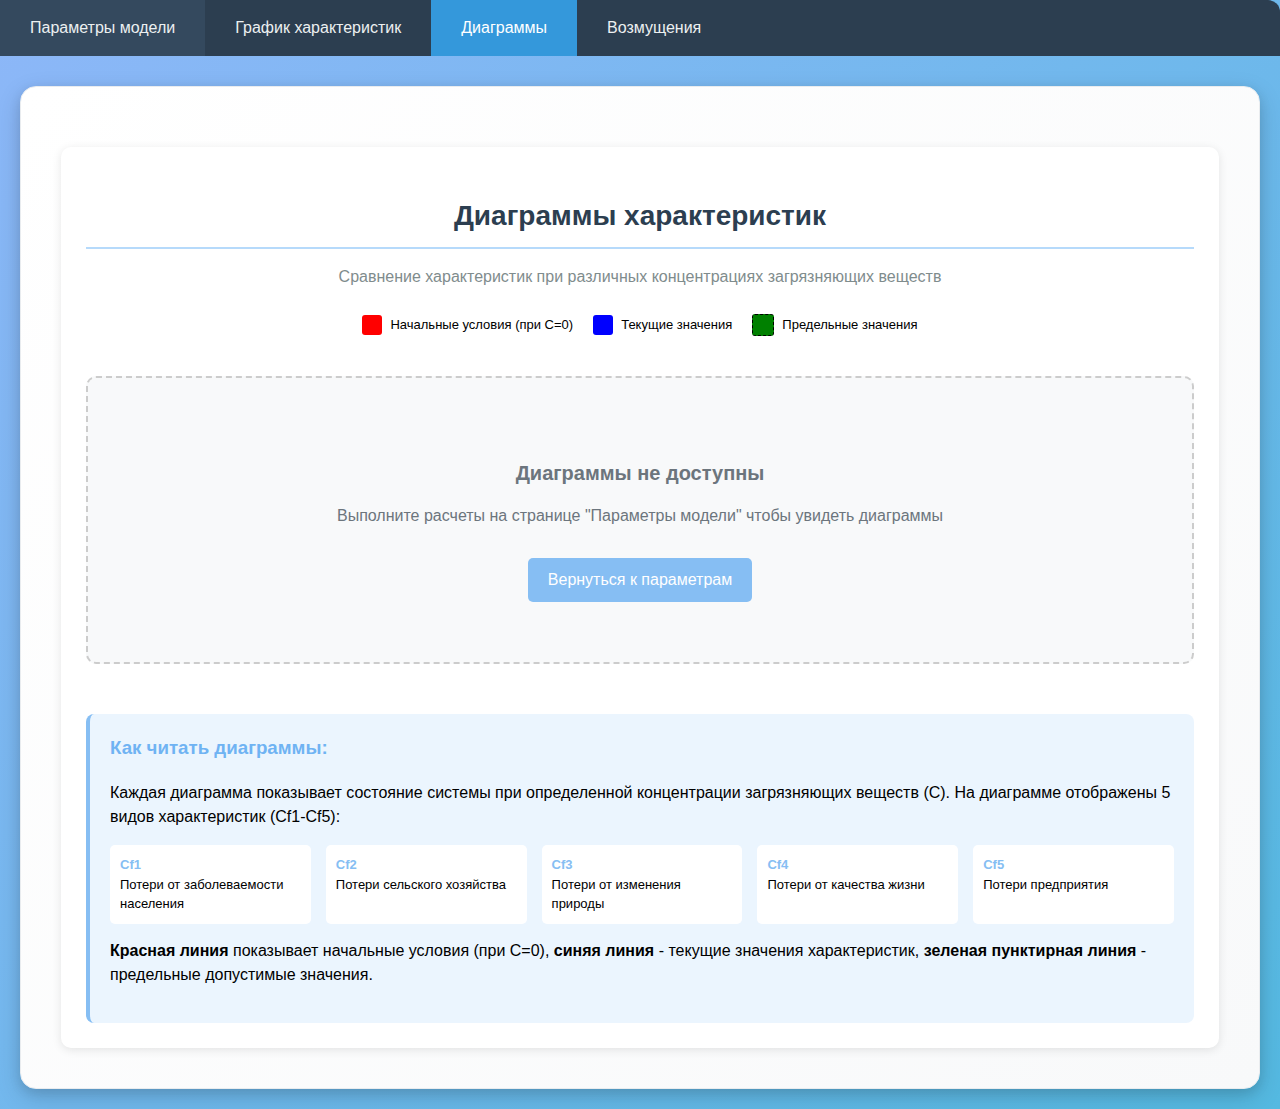
<file: templates/diagrams.html>
<!DOCTYPE html>
<html lang="ru">
<head>
    <meta charset="UTF-8">
    <meta name="viewport" content="width=device-width, initial-scale=1.0">
    <title>Диаграммы характеристик</title>
    <link href="/static/css/style.css" rel="stylesheet">
    <style>
        .diagrams-section {
            background-color: white;
            border-radius: 10px;
            padding: 25px;
            box-shadow: 0 2px 10px rgba(0,0,0,0.1);
            margin-top: 20px;
        }
        
        .page-title {
            color: #2c3e50;
            margin-bottom: 10px;
            border-bottom: 2px solid rgb(182, 218, 251);
            padding-bottom: 10px;
        }
        
        .page-subtitle {
            color: #7f8c8d;
            margin-bottom: 25px;
            font-size: 16px;
        }
        
        .diagrams-grid {
            display: grid;
            grid-template-columns: repeat(auto-fill, minmax(500px, 1fr));
            gap: 25px;
            margin-top: 20px;
        }
        
        .diagram-item {
            background-color: white;
            padding: 20px;
            border-radius: 8px;
            box-shadow: 0 2px 8px rgba(0,0,0,0.08);
            border-top: 4px solid rgb(182, 218, 251);
            transition: transform 0.3s ease;
        }
        
        .diagram-item:hover {
            transform: translateY(-5px);
            box-shadow: 0 5px 15px rgba(0,0,0,0.1);
        }
        
        .diagram-item h3 {
            color: #2c3e50;
            margin-top: 0;
            padding-bottom: 10px;
            border-bottom: 1px solid #eee;
        }
        
        .diagram-description {
            color: #666;
            font-size: 14px;
            margin-bottom: 15px;
            min-height: 40px;
        }
        
        .image-container {
            text-align: center;
            margin: 15px 0;
            padding: 15px;
            background-color: #f8f9fa;
            border-radius: 8px;
            min-height: 400px;
            display: flex;
            align-items: center;
            justify-content: center;
        }
        
        .diagram-img {
            max-width: 100%;
            max-height: 350px;
            border: 1px solid #ddd;
            border-radius: 5px;
            box-shadow: 0 2px 5px rgba(0,0,0,0.05);
        }
        
        .no-data-message {
            grid-column: 1 / -1;
            text-align: center;
            padding: 60px 40px;
            background-color: #f8f9fa;
            border-radius: 10px;
            border: 2px dashed #ccc;
        }
        
        .no-data-message h3 {
            color: #6c757d;
            margin-bottom: 15px;
        }
        
        .no-data-message p {
            color: #6c757d;
            margin-bottom: 20px;
            font-size: 16px;
        }
        
        .btn-back {
            background-color: rgb(134, 190, 243);
            color: white;
            padding: 10px 20px;
            border: none;
            border-radius: 5px;
            text-decoration: none;
            display: inline-block;
            margin-top: 10px;
        }
        
        .btn-back:hover {
            background-color: rgb(134, 190, 243);
        }
        
        .legend-info {
            display: flex;
            justify-content: center;
            gap: 20px;
            margin-top: 15px;
            flex-wrap: wrap;
        }
        
        .legend-item {
            display: flex;
            align-items: center;
            font-size: 13px;
        }
        
        .legend-color {
            width: 20px;
            height: 20px;
            margin-right: 8px;
            border-radius: 3px;
        }
        
        .diagram-explanation {
            margin-top: 30px;
            padding: 20px;
            background-color: rgba(213, 233, 253, 0.47);
            border-radius: 8px;
            border-left: 4px solid rgb(134, 190, 243);
        }
        
        .diagram-explanation h3 {
            margin-top: 0;
            color: rgb(111, 179, 243);
        }
        
        .variable-info {
            display: grid;
            grid-template-columns: repeat(auto-fill, minmax(200px, 1fr));
            gap: 15px;
            margin-top: 15px;
        }
        
        .variable-info-item {
            background-color: white;
            padding: 10px;
            border-radius: 5px;
            font-size: 13px;
        }
        
        .var-name {
            font-weight: bold;
            color:rgb(134, 190, 243);
        }
        
        @media (max-width: 1200px) {
            .diagrams-grid {
                grid-template-columns: repeat(auto-fill, minmax(400px, 1fr));
            }
        }
        
        @media (max-width: 768px) {
            .diagrams-grid {
                grid-template-columns: 1fr;
            }
            
            .diagram-item {
                padding: 15px;
            }
        }
    </style>
</head>
<body>
<div>
    <header>
        <ul class="nav-tabs">
            <li class="nav-item">
                <a class="nav-link" href="/">Параметры модели</a>
            </li>
            <li class="nav-item">
                <a class="nav-link" href="/graphic">График характеристик</a>
            </li>
            <li class="nav-item">
                <a class="nav-link active" href="/diagrams">Диаграммы</a>
            </li>
            <li class="nav-item">
                <a class="nav-link" href="/facks">Возмущения</a>
            </li>
        </ul>
    </header>

    <div class="all">
        <div class="container">
            <div class="diagrams-section">
                <h2 class="page-title">Диаграммы характеристик</h2>
                <p class="page-subtitle">Сравнение характеристик при различных концентрациях загрязняющих веществ</p>
                
                <div class="legend-info">
                    <div class="legend-item">
                        <div class="legend-color" style="background-color: red;"></div>
                        <span>Начальные условия (при C=0)</span>
                    </div>
                    <div class="legend-item">
                        <div class="legend-color" style="background-color: blue;"></div>
                        <span>Текущие значения</span>
                    </div>
                    <div class="legend-item">
                        <div class="legend-color" style="background-color: green; border: 1px dashed #000;"></div>
                        <span>Предельные значения</span>
                    </div>
                </div>
                
                <div class="diagrams-grid" id="diagrams-grid">
                    <!-- Diagram 1: C = 0 -->
                    <div class="diagram-item">
                        <h3>C = 0</h3>
                        <div class="image-container">
                            <img src="/static/images/diagram_eco.png" class="diagram-img" 
                                 onerror="this.style.display='none'" id="diagram1">
                        </div>
                    </div>
                    
                    <!-- Diagram 2: C = 0,1667 -->
                    <div class="diagram-item">
                        <h3>C = 0,1667</h3>
                        <div class="image-container">
                            <img src="/static/images/diagram_eco2.png" class="diagram-img" 
                                 onerror="this.style.display='none'" id="diagram2">
                        </div>
                    </div>
                    
                    <!-- Diagram 3: C = 0,3333 -->
                    <div class="diagram-item">
                        <h3>C = 0,3333</h3>
                        <div class="image-container">
                            <img src="/static/images/diagram_eco3.png" class="diagram-img" 
                                 onerror="this.style.display='none'" id="diagram3">
                        </div>
                    </div>
                    
                    <!-- Diagram 4: C = 0,5 -->
                    <div class="diagram-item">
                        <h3>C = 0,5</h3>
                        <div class="image-container">
                            <img src="/static/images/diagram_eco4.png" class="diagram-img" 
                                 onerror="this.style.display='none'" id="diagram4">
                        </div>
                    </div>
                    
                    <!-- Diagram 5: C = 0,6667 -->
                    <div class="diagram-item">
                        <h3>C = 0,6667</h3>
                        <div class="image-container">
                            <img src="/static/images/diagram_eco5.png" class="diagram-img" 
                                 onerror="this.style.display='none'" id="diagram5">
                        </div>
                    </div>
                    
                    <!-- Diagram 6: C = 1 -->
                    <div class="diagram-item">
                        <h3>C = 1</h3>
                        <div class="image-container">
                            <img src="/static/images/diagram_eco6.png" class="diagram-img" 
                                 onerror="this.style.display='none'" id="diagram6">
                        </div>
                    </div>
                </div>
                
                <div class="diagram-explanation">
                    <h3>Как читать диаграммы:</h3>
                    <p>Каждая диаграмма показывает состояние системы при определенной концентрации загрязняющих веществ (C). На диаграмме отображены 5 видов характеристик (Cf1-Cf5):</p>
                    
                    <div class="variable-info">
                        <div class="variable-info-item">
                            <div class="var-name">Cf1</div>
                            <div>Потери от заболеваемости населения</div>
                        </div>
                        <div class="variable-info-item">
                            <div class="var-name">Cf2</div>
                            <div>Потери сельского хозяйства</div>
                        </div>
                        <div class="variable-info-item">
                            <div class="var-name">Cf3</div>
                            <div>Потери от изменения природы</div>
                        </div>
                        <div class="variable-info-item">
                            <div class="var-name">Cf4</div>
                            <div>Потери от качества жизни</div>
                        </div>
                        <div class="variable-info-item">
                            <div class="var-name">Cf5</div>
                            <div>Потери предприятия</div>
                        </div>
                    </div>
                    
                    <p style="margin-top: 15px;"><strong>Красная линия</strong> показывает начальные условия (при C=0), <strong>синяя линия</strong> - текущие значения характеристик, <strong>зеленая пунктирная линия</strong> - предельные допустимые значения.</p>
                    
                </div>
            </div>
        </div>
    </div>
</div>
<script src="/static/js/diagramsChecker.js"></script>
</body>
</html>
</file>
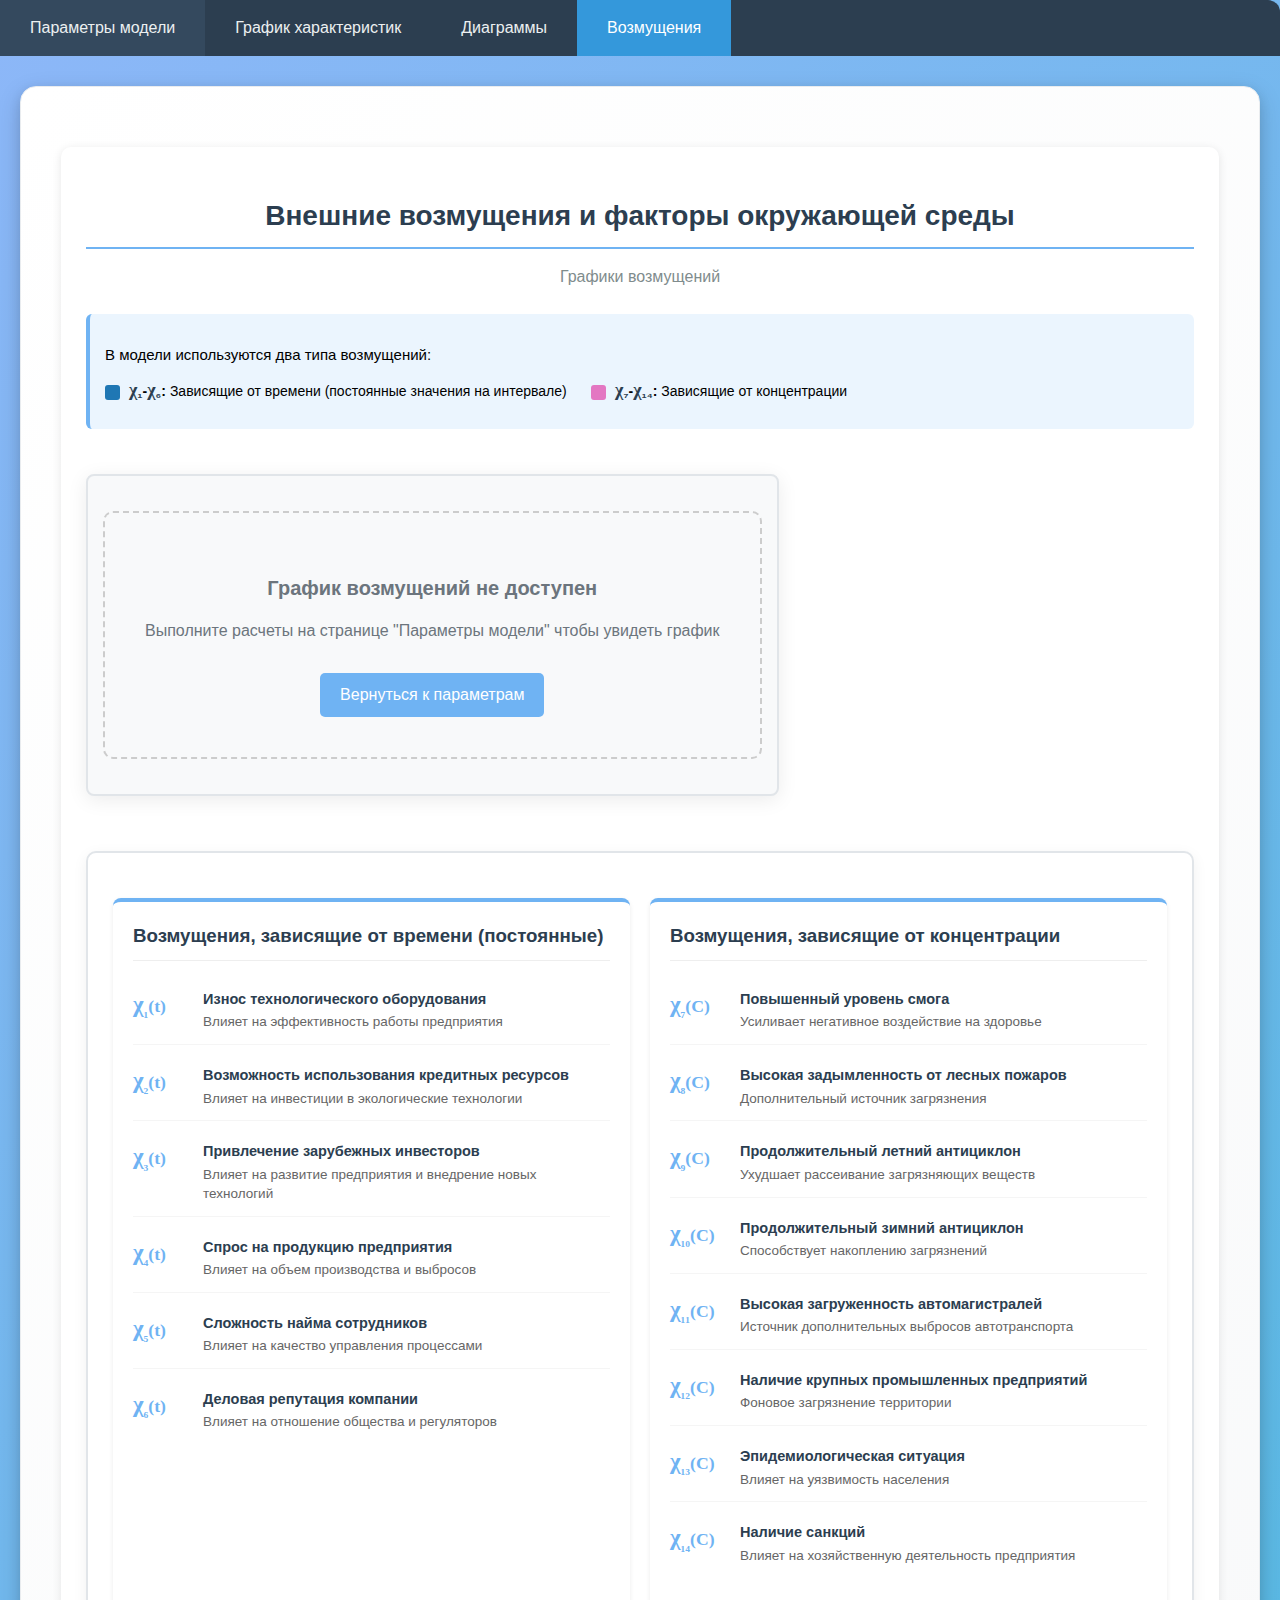
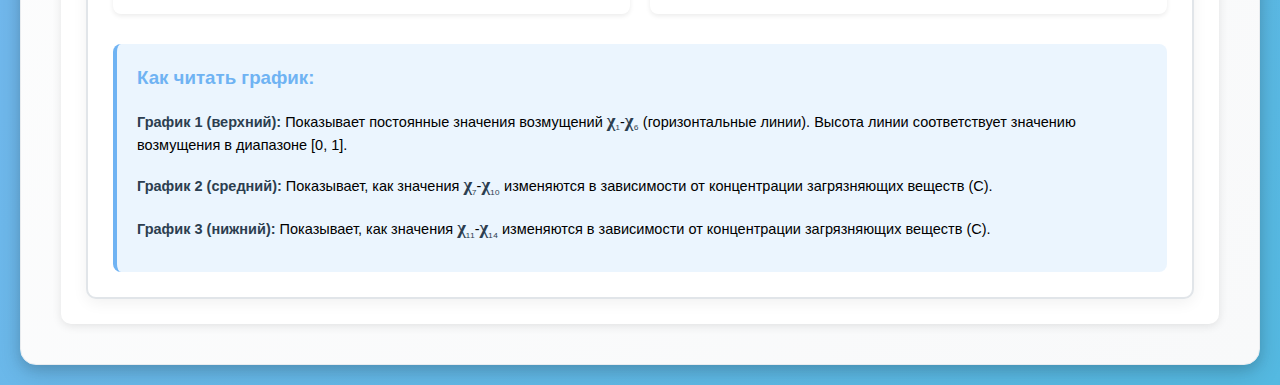
<file: templates/facks.html>
<!DOCTYPE html>
<html lang="ru">
<head>
    <meta charset="UTF-8">
    <meta name="viewport" content="width=device-width, initial-scale=1.0">
    <title>Внешние возмущения системы</title>
    <link href="/static/css/style.css" rel="stylesheet">
    <style>
        .chi-symbol {
            font-size: 1.3em;
            font-weight: bold;
            font-family: 'Times New Roman', serif;
            color: rgb(111, 179, 243); /* Голубой цвет для символов в списках */
        }
        
        .chi-symbol-black {
            font-size: 1.3em;
            font-weight: bold;
            font-family: 'Times New Roman', serif;
            color: #2c3e50; /* Черный цвет для символов в легенде */
        }
        
        .disturbances-section {
            background-color: white;
            border-radius: 10px;
            padding: 25px;
            box-shadow: 0 2px 10px rgba(0,0,0,0.1);
            margin-top: 20px;
        }
        
        .page-title {
            color: #2c3e50;
            margin-bottom: 10px;
            border-bottom: 2px solid rgb(111, 179, 243);
            padding-bottom: 10px;
        }
        
        .page-subtitle {
            color: #7f8c8d;
            margin-bottom: 25px;
            font-size: 16px;
        }
        
        .graphic-img {
            max-width: 100%;
            height: auto;
            border: 1px solid #ddd;
            border-radius: 5px;
            box-shadow: 0 2px 8px rgba(0,0,0,0.1);
        }
        
        .image-container {
            text-align: center;
            margin: 25px 0;
            padding: 15px;
            background-color: #f8f9fa;
            border-radius: 8px;
        }
        
        .disturbances-info {
            margin-top: 30px;
        }
        
        .disturbances-grid {
            display: grid;
            grid-template-columns: repeat(auto-fill, minmax(350px, 1fr));
            gap: 20px;
            margin-top: 20px;
        }
        
        .disturbance-type {
            background-color: white;
            padding: 20px;
            border-radius: 8px;
            box-shadow: 0 2px 5px rgba(0,0,0,0.08);
            border-top: 4px solid rgb(111, 179, 243);
        }
        
        .disturbance-type h3 {
            color: #2c3e50;
            margin-top: 0;
            padding-bottom: 10px;
            border-bottom: 1px solid #eee;
        }
        
        .disturbance-list {
            list-style-type: none;
            padding-left: 0;
        }
        
        .disturbance-list li {
            padding: 12px 0;
            border-bottom: 1px solid #f5f5f5;
            display: flex;
            align-items: flex-start;
        }
        
        .disturbance-list li:last-child {
            border-bottom: none;
        }
        
        .disturbance-symbol {
            font-weight: bold;
            color: rgb(111, 179, 243); /* Голубой цвет */
            min-width: 70px;
            font-family: 'Times New Roman', serif;
            font-size: 1.1em;
            line-height: 1.4;
        }
        
        .disturbance-desc {
            flex: 1;
            line-height: 1.4;
        }
        
        .disturbance-desc strong {
            color: #2c3e50;
            font-size: 14.5px;
            display: block;
            margin-bottom: 4px;
        }
        
        .disturbance-desc br + span {
            color: #666;
            font-size: 13.5px;
            display: block;
            margin-top: 2px;
        }
        
        .no-data-message {
            text-align: center;
            padding: 40px;
            background-color: #f8f9fa;
            border-radius: 10px;
            border: 2px dashed #ccc;
        }
        
        .no-data-message h3 {
            color: #6c757d;
            margin-bottom: 15px;
        }
        
        .no-data-message p {
            color: #6c757d;
            margin-bottom: 20px;
        }
        
        .btn-back {
            background-color: rgb(111, 179, 243);
            color: white;
            padding: 10px 20px;
            border: none;
            border-radius: 5px;
            text-decoration: none;
            display: inline-block;
            margin-top: 10px;
        }
        
        .btn-back:hover {
            background-color: rgb(111, 179, 243);
        }
        
        .info-box {
            background-color: rgba(213, 233, 253, 0.47);
            padding: 15px;
            border-radius: 6px;
            margin: 20px 0;
            border-left: 4px solid rgb(111, 179, 243);
        }
        
        .legend-item {
            display: inline-block;
            margin-right: 20px;
            margin-bottom: 10px;
            font-size: 14px;
        }
        
        .legend-color {
            display: inline-block;
            width: 15px;
            height: 15px;
            margin-right: 5px;
            vertical-align: middle;
            border-radius: 3px;
        }
        
        .graphics-explanation {
            display: grid;
            grid-template-columns: repeat(auto-fit, minmax(300px, 1fr));
            gap: 20px;
            margin-top: 20px;
        }
        
        .graphic-explanation-box {
            background-color: white;
            padding: 20px;
            border-radius: 8px;
            box-shadow: 0 2px 5px rgba(0,0,0,0.05);
            border-top: 4px solid;
        }
        
        .graphic-explanation-box h4 {
            margin-top: 0;
            color: #2c3e50;
        }
        
        .graphic-1 { border-top-color: #1f77b4; }
        .graphic-2 { border-top-color: #e377c2; }
        .graphic-3 { border-top-color: #ff1493; }
        
        .chi-index {
            font-size: 0.9em;
            position: relative;
            bottom: -0.2em;
            color: rgb(111, 179, 243); /* Голубой цвет для индексов в списках */
        }
        
        .chi-index-black {
            font-size: 0.9em;
            position: relative;
            bottom: -0.2em;
            color: #2c3e50; /* Черный цвет для индексов в легенде */
        }
        
        .info-box p {
            font-size: 15px;
            margin-bottom: 10px;
        }
        
        .explanation-text p {
            font-size: 14.5px;
            line-height: 1.5;
            margin-bottom: 10px;
        }
        
        .explanation-text strong {
            color: #2c3e50;
        }
        
        .disturbance-text {
            color: #666;
            font-size: 13.5px;
            margin-top: 3px;
            display: block;
        }
    </style>
</head>
<body>
<div>
    <header>
        <ul class="nav-tabs">
            <li class="nav-item">
                <a class="nav-link" href="/">Параметры модели</a>
            </li>
            <li class="nav-item">
                <a class="nav-link" href="/graphic">График характеристик</a>
            </li>
            <li class="nav-item">
                <a class="nav-link" href="/diagrams">Диаграммы</a>
            </li>
            <li class="nav-item">
                <a class="nav-link active" href="/facks">Возмущения</a>
            </li>
        </ul>
    </header>

    <div class="all">
        <div class="container">
            <div class="disturbances-section">
                <h2 class="page-title">Внешние возмущения и факторы окружающей среды</h2>
                <p class="page-subtitle">Графики возмущений</p>
                
                <div class="info-box">
                    <p>В модели используются два типа возмущений:</p>
                    <div style="margin-top: 10px;">
                        <div class="legend-item">
                            <span class="legend-color" style="background-color: #1f77b4;"></span>
                            <span><strong><span class="chi-symbol-black">χ</span><span class="chi-index-black">₁</span>-<span class="chi-symbol-black">χ</span><span class="chi-index-black">₆</span>:</strong> Зависящие от времени (постоянные значения на интервале)</span>
                        </div>
                        <div class="legend-item">
                            <span class="legend-color" style="background-color: #e377c2;"></span>
                            <span><strong><span class="chi-symbol-black">χ</span><span class="chi-index-black">₇</span>-<span class="chi-symbol-black">χ</span><span class="chi-index-black">₁₄</span>:</strong> Зависящие от концентрации</span>
                        </div>
                    </div>
                </div>
                
                <div class="image-container" id="disturbances-container">
                    <img src="/static/images/disturbances_eco.png" id="disturbances-image" class="graphic-img"
                         onerror="this.style.display='none'">
                </div>
                
                <div class="disturbances-info">
                    <div class="disturbances-grid">
                        <div class="disturbance-type">
                            <h3>Возмущения, зависящие от времени (постоянные)</h3>
                            <ul class="disturbance-list">
                                <li>
                                    <div class="disturbance-symbol">
                                        <span class="chi-symbol">χ</span><span class="chi-index">₁</span>(t)
                                    </div>
                                    <div class="disturbance-desc">
                                        <strong>Износ технологического оборудования</strong>
                                        <span class="disturbance-text">Влияет на эффективность работы предприятия</span>
                                    </div>
                                </li>
                                <li>
                                    <div class="disturbance-symbol">
                                        <span class="chi-symbol">χ</span><span class="chi-index">₂</span>(t)
                                    </div>
                                    <div class="disturbance-desc">
                                        <strong>Возможность использования кредитных ресурсов</strong>
                                        <span class="disturbance-text">Влияет на инвестиции в экологические технологии</span>
                                    </div>
                                </li>
                                <li>
                                    <div class="disturbance-symbol">
                                        <span class="chi-symbol">χ</span><span class="chi-index">₃</span>(t)
                                    </div>
                                    <div class="disturbance-desc">
                                        <strong>Привлечение зарубежных инвесторов</strong>
                                        <span class="disturbance-text">Влияет на развитие предприятия и внедрение новых технологий</span>
                                    </div>
                                </li>
                                <li>
                                    <div class="disturbance-symbol">
                                        <span class="chi-symbol">χ</span><span class="chi-index">₄</span>(t)
                                    </div>
                                    <div class="disturbance-desc">
                                        <strong>Спрос на продукцию предприятия</strong>
                                        <span class="disturbance-text">Влияет на объем производства и выбросов</span>
                                    </div>
                                </li>
                                <li>
                                    <div class="disturbance-symbol">
                                        <span class="chi-symbol">χ</span><span class="chi-index">₅</span>(t)
                                    </div>
                                    <div class="disturbance-desc">
                                        <strong>Сложность найма сотрудников</strong>
                                        <span class="disturbance-text">Влияет на качество управления процессами</span>
                                    </div>
                                </li>
                                <li>
                                    <div class="disturbance-symbol">
                                        <span class="chi-symbol">χ</span><span class="chi-index">₆</span>(t)
                                    </div>
                                    <div class="disturbance-desc">
                                        <strong>Деловая репутация компании</strong>
                                        <span class="disturbance-text">Влияет на отношение общества и регуляторов</span>
                                    </div>
                                </li>
                            </ul>
                        </div>
                        
                        <div class="disturbance-type">
                            <h3>Возмущения, зависящие от концентрации</h3>
                            <ul class="disturbance-list">
                                <li>
                                    <div class="disturbance-symbol">
                                        <span class="chi-symbol">χ</span><span class="chi-index">₇</span>(C)
                                    </div>
                                    <div class="disturbance-desc">
                                        <strong>Повышенный уровень смога</strong>
                                        <span class="disturbance-text">Усиливает негативное воздействие на здоровье</span>
                                    </div>
                                </li>
                                <li>
                                    <div class="disturbance-symbol">
                                        <span class="chi-symbol">χ</span><span class="chi-index">₈</span>(C)
                                    </div>
                                    <div class="disturbance-desc">
                                        <strong>Высокая задымленность от лесных пожаров</strong>
                                        <span class="disturbance-text">Дополнительный источник загрязнения</span>
                                    </div>
                                </li>
                                <li>
                                    <div class="disturbance-symbol">
                                        <span class="chi-symbol">χ</span><span class="chi-index">₉</span>(C)
                                    </div>
                                    <div class="disturbance-desc">
                                        <strong>Продолжительный летний антициклон</strong>
                                        <span class="disturbance-text">Ухудшает рассеивание загрязняющих веществ</span>
                                    </div>
                                </li>
                                <li>
                                    <div class="disturbance-symbol">
                                        <span class="chi-symbol">χ</span><span class="chi-index">₁₀</span>(C)
                                    </div>
                                    <div class="disturbance-desc">
                                        <strong>Продолжительный зимний антициклон</strong>
                                        <span class="disturbance-text">Способствует накоплению загрязнений</span>
                                    </div>
                                </li>
                                <li>
                                    <div class="disturbance-symbol">
                                        <span class="chi-symbol">χ</span><span class="chi-index">₁₁</span>(C)
                                    </div>
                                    <div class="disturbance-desc">
                                        <strong>Высокая загруженность автомагистралей</strong>
                                        <span class="disturbance-text">Источник дополнительных выбросов автотранспорта</span>
                                    </div>
                                </li>
                                <li>
                                    <div class="disturbance-symbol">
                                        <span class="chi-symbol">χ</span><span class="chi-index">₁₂</span>(C)
                                    </div>
                                    <div class="disturbance-desc">
                                        <strong>Наличие крупных промышленных предприятий</strong>
                                        <span class="disturbance-text">Фоновое загрязнение территории</span>
                                    </div>
                                </li>
                                <li>
                                    <div class="disturbance-symbol">
                                        <span class="chi-symbol">χ</span><span class="chi-index">₁₃</span>(C)
                                    </div>
                                    <div class="disturbance-desc">
                                        <strong>Эпидемиологическая ситуация</strong>
                                        <span class="disturbance-text">Влияет на уязвимость населения</span>
                                    </div>
                                </li>
                                <li>
                                    <div class="disturbance-symbol">
                                        <span class="chi-symbol">χ</span><span class="chi-index">₁₄</span>(C)
                                    </div>
                                    <div class="disturbance-desc">
                                        <strong>Наличие санкций</strong>
                                        <span class="disturbance-text">Влияет на хозяйственную деятельность предприятия</span>
                                    </div>
                                </li>
                            </ul>
                        </div>
                    </div>
                    
                    <div class="explanation-text" style="margin-top: 30px; padding: 20px; background-color: rgba(213, 233, 253, 0.47); border-radius: 8px; border-left: 4px solid rgb(111, 179, 243);">
                        <h3 style="margin-top: 0; color:rgb(111, 179, 243);">Как читать график:</h3>
                        <p><strong>График 1 (верхний):</strong> Показывает постоянные значения возмущений <span class="chi-symbol-black">χ</span><span class="chi-index-black">₁</span>-<span class="chi-symbol-black">χ</span><span class="chi-index-black">₆</span> (горизонтальные линии). Высота линии соответствует значению возмущения в диапазоне [0, 1].</p>
                        <p><strong>График 2 (средний):</strong> Показывает, как значения <span class="chi-symbol-black">χ</span><span class="chi-index-black">₇</span>-<span class="chi-symbol-black">χ</span><span class="chi-index-black">₁₀</span> изменяются в зависимости от концентрации загрязняющих веществ (C).</p>
                        <p><strong>График 3 (нижний):</strong> Показывает, как значения <span class="chi-symbol-black">χ</span><span class="chi-index-black">₁₁</span>-<span class="chi-symbol-black">χ</span><span class="chi-index-black">₁₄</span> изменяются в зависимости от концентрации загрязняющих веществ (C).</p>
                    </div>
                </div>
            </div>
        </div>
    </div>
</div>
<script src="/static/js/disturbancesChecker.js"></script>
</body>
</html>
</file>
<file: static/css/style.css>
/* style.css */
.all {
    background: linear-gradient(135deg, #ffffff 0%, #f8f9fa 100%);
    border-radius: 16px;
    margin: 20px;
    padding: 40px;
    box-shadow: 
        0 8px 25px rgba(0, 0, 0, 0.15),
        0 4px 12px rgba(0, 0, 0, 0.1);
    border: 1px solid #e9ecef;
}

.container {
    max-width: 1400px; 
    margin: 0 auto;
    padding: 0;
}

body {
    font-family: Arial, sans-serif;
    margin: 0;
    padding: 0;
    background: linear-gradient(135deg, #8db7f8 0%, #54b9e1 100%);
    line-height: 1.5; 
    min-height: 100vh;
}

.nav-tabs {
    background-color: #2c3e50;
    padding: 0;
    display: flex;
    list-style: none;
    margin: 0 0 30px 0; 
    border-radius: 12px 12px 0 0;
}

.nav-item {
    margin: 0;
}

.nav-link {
    color: #ecf0f1;
    border: none;
    padding: 16px 30px; 
    text-decoration: none;
    display: block;
    font-size: 16px; 
    font-weight: 500;
    transition: background-color 0.3s ease;
}

.nav-link.active {
    background-color: #3498db;
    color: white;
}

.nav-link:hover {
    background-color: #34495e;
}


.container-scroll {
    max-height: 400px; 
    overflow-y: auto;
    border: 2px solid #e1e5e9; 
    border-radius: 12px;
    padding: 25px; 
    background-color: white;
    box-shadow: 0 4px 15px rgba(0, 0, 0, 0.08);
}

.scroll-1 {
    max-height: 400px;
}

.scroll-2 {
    max-height: 400px;
}


.block-function {
    background-color: white;
    border: 2px solid #e9ecef; 
    border-radius: 10px; 
    padding: 15px 20px; 
    margin-bottom: 15px; 
    font-size: 18px; 
    transition: all 0.3s ease;
    box-shadow: 0 2px 8px rgba(0, 0, 0, 0.05);
}

.block-function:hover {
    border-color: #3498db;
    box-shadow: 0 4px 20px rgba(52, 152, 219, 0.15);
    transform: translateY(-2px);
}

.border-function {
    border-left: 6px solid #3498db; 
    background: linear-gradient(90deg, #f8f9ff 0%, #ffffff 100%);
}


.control-panel {
    background: white;
    padding-bottom: 35px; 
    border-radius: 12px;
    border: 2px solid #e1e5e9;
    text-align: center;
    box-shadow: 0 4px 20px rgba(0, 0, 0, 0.08);
}

.control-panel-light {
    background-color: #f9f9f9;
    border: 1px solid #e0e0e0;
    border-radius: 8px;
    padding: 12px 16px;
    font-size: 14px;
    box-shadow: 0 1px 3px rgba(0,0,0,0.1);
}

.control-buttons {
    display: flex;
    align-items: center;
    justify-content: center;
    gap: 25px;
    flex-wrap: wrap;
}

.status-line {
    display: flex;
    align-items: center;
    gap: 8px;
}

.status-line span {
    font-weight: 500;
    min-width: 60px;
}

.status-line input {
    width: 120px;
    padding: 4px 8px;
    border: 1px solid #ccc;
    border-radius: 4px;
    background-color: #fff;
    font-size: 13px;
}

.button-group {
    display: flex;
    gap: 10px;
}

.btn-calculate,
.btn-refresh {
    padding: 6px 12px;
    border: none;
    border-radius: 4px;
    font-size: 13px;
    cursor: pointer;
    transition: background-color 0.2s;
}

.btn-calculate {
    background-color: #007bff;
    color: white;
}

.btn-calculate:hover {
    background-color: #0056b3;
}

.btn-refresh {
    background-color: #6c757d;
    color: white;
}

.btn-refresh:hover {
    background-color: #545b62;
}

button {
    background: linear-gradient(135deg, #3498db 0%, #2980b9 100%);
    color: white;
    border: none;
    padding: 12px 24px; 
    border-radius: 8px; 
    cursor: pointer;
    font-size: 16px;
    font-weight: 500;
    transition: all 0.3s ease;
    box-shadow: 0 4px 12px rgba(52, 152, 219, 0.25);
}

button:hover {
    transform: translateY(-2px);
    box-shadow: 0 6px 20px rgba(52, 152, 219, 0.4);
}

#status-input {
    background-color: #f8f9fa;
    border: 2px solid #e1e5e9;
    padding: 10px 16px;
    border-radius: 8px;
    width: 140px;
    font-size: 15px; 
    font-weight: 500;
}


h5 {
    color: #2c3e50;
    margin-bottom: 20px;
    font-weight: 700; 
    font-size: 20px; 
    text-align: center;
    letter-spacing: 0.5px; 
}


.initial-conditions input[type="text"] {
    font-size: 16px;
    padding: 6px 8px; 
    width: 35px; 
    height: 25px; 
    margin: 0 3px;
    border: 2px solid #d1d9e6; 
    border-radius: 6px;
}

.equation-input {
    border: 2px solid #d1d9e6;
    border-radius: 6px;
    padding: 4px 6px;
    margin: 0 2px;
    width: 38px; 
    text-align: center;
    font-size: 15px; 
    height: 26px; 
}

.faks-input {
    border: 2px solid #d1d9e6;
    border-radius: 6px;
    padding: 4px 6px;
    margin: 0 2px;
    width: 40px; 
    text-align: center;
    font-size: 15px; 
    height: 26px;
}


.initial-conditions .block-function {
    font-size: 16px; 
    padding: 18px 20px; 
}

.initial-conditions .param-label {
    font-size: 18px; 
    font-weight: 500; 
}

.initial-conditions .restriction-row {
    font-size: 18px; 
    font-weight: 500;
}

.center-row {
    display: flex;
    justify-content: center;
    margin-bottom: 35px; 
}

.centered-section {
    width: 75%; 
    max-width: 900px;
}

.control-row {
    display: flex;
    justify-content: center;
    margin-bottom: 0;
}

.control-section {
    width: 75%; 
    max-width: 900px;
}


.top-row {
    display: grid;
    grid-template-columns: 1fr 1fr;
    gap: 30px; 
    margin-bottom: 35px;
}

.compact-initial-container {
    margin-top: 20px;
    width: 100%;
}

.compact-initial-header {
    display: flex;
    justify-content: space-between;
    background-color: #f0f0f0;
    font-weight: bold;
    padding: 8px 0;
    margin-bottom: 8px;
    border-radius: 6px;
}

.compact-initial-header .label-col {
    flex: 2;
    padding-left: 10px;
}

.compact-initial-header .value-col,
.compact-initial-header .limit-col {
    flex: 1;
    text-align: center;
}

.compact-initial-row {
    display: flex;
    align-items: center;
    padding: 4px 0;
    border-bottom: 1px solid #eee;
}

.compact-initial-row .label-col {
    flex: 2;
    display: flex;
    align-items: center;
    gap: 10px;
    padding-left: 10px;
}

.compact-initial-row .value-col,
.compact-initial-row .limit-col {
    flex: 1;
    display: flex;
    justify-content: center;
}

.compact-initial-row input {
    width: 60px;
    padding: 4px;
    text-align: center;
    font-size: 14px;
    border: 1px solid #ddd;
    border-radius: 4px;
}

.characteristics-container {
    flex: 1;
    overflow-y: auto;
    padding: 5px;
    border: 1px solid #ccc;
    background-color: #fff;
    border-radius: 8px;
}

.equations-container {
    flex: 1;
    overflow-y: auto;
    overflow-x: auto; 
    padding: 5px;
    border: 1px solid #ccc;
    background-color: #fff;
    border-radius: 8px;
}

@media (max-width: 768px) {
    .all {
        margin: 15px;
        padding: 25px;
    }
    
    .top-row {
        grid-template-columns: 1fr;
        gap: 25px;
    }
    
    .centered-section,
    .control-section {
        width: 100%;
        max-width: 100%;
    }
    
    .nav-link {
        padding: 12px 20px;
        font-size: 14px;
    }
    
    .container-scroll {
        max-height: 350px;
        padding: 20px;
    }
    
    .control-buttons {
        flex-direction: column;
        gap: 20px;
    }
    
    .block-function {
        padding: 12px 15px;
        font-size: 14px;
    }
    
    .compact-initial-header {
        flex-direction: column;
        text-align: center;
        gap: 10px;
    }
    
    .compact-initial-row {
        flex-direction: column;
        gap: 10px;
        text-align: center;
    }
    
    .compact-initial-row .label-col {
        justify-content: center;
        padding-left: 0;
    }
}


.container-scroll::-webkit-scrollbar {
    width: 8px;
}

.container-scroll::-webkit-scrollbar-track {
    background: #f1f3f4;
    border-radius: 4px;
}

.container-scroll::-webkit-scrollbar-thumb {
    background: #c1c9d6;
    border-radius: 4px;
}

.container-scroll::-webkit-scrollbar-thumb:hover {
    background: #a8b1c0;
}

.characteristics-container::-webkit-scrollbar,
.equations-container::-webkit-scrollbar {
    width: 6px;
}

.characteristics-container::-webkit-scrollbar-track,
.equations-container::-webkit-scrollbar-track {
    background: #f1f3f4;
}

.characteristics-container::-webkit-scrollbar-thumb,
.equations-container::-webkit-scrollbar-thumb {
    background: #c1c9d6;
    border-radius: 3px;
}


.graphic-section {
    text-align: center;
    padding: 20px 0;
}

.page-title {
    color: #2c3e50;
    font-size: 28px;
    font-weight: 700;
    margin-bottom: 15px;
    text-align: center;
}

.page-subtitle {
    color: #7f8c8d;
    font-size: 18px;
    text-align: center;
    margin-bottom: 40px;
    font-weight: 400;
}

.image-container {
    background: white;
    border-radius: 12px;
    padding: 30px;
    border: 2px solid #e1e5e9;
    box-shadow: 0 4px 20px rgba(0, 0, 0, 0.08);
    margin-bottom: 25px;
    display: inline-block;
    max-width: 100%;
}

.graphic-img {
    max-width: 100%;
    height: auto;
    border-radius: 8px;
    box-shadow: 0 2px 10px rgba(0, 0, 0, 0.1);
}

.diagram-img {
    max-width: 100%;
    height: auto;
    border-radius: 8px;
    box-shadow: 0 2px 10px rgba(0, 0, 0, 0.1);
}

.graphic-info {
    background: white;
    border-radius: 10px;
    padding: 20px 30px;
    border: 2px solid #e1e5e9;
    box-shadow: 0 4px 15px rgba(0, 0, 0, 0.06);
    max-width: 800px;
    margin: 0 auto;
}

.graphic-info p {
    font-size: 16px;
    color: #5a6c7d;
    line-height: 1.6;
    margin: 0;
    text-align: center;
}


.diagrams-section {
    padding: 20px 0;
}

.diagrams-grid {
    display: grid;
    grid-template-columns: repeat(auto-fit, minmax(500px, 1fr));
    gap: 30px;
    margin-top: 30px;
}

.diagram-item {
    background: white;
    border-radius: 12px;
    padding: 25px;
    border: 2px solid #e1e5e9;
    box-shadow: 0 4px 20px rgba(0, 0, 0, 0.08);
    transition: all 0.3s ease;
}

.diagram-item:hover {
    transform: translateY(-5px);
    box-shadow: 0 8px 30px rgba(0, 0, 0, 0.15);
}

.diagram-item h3 {
    color: #2c3e50;
    font-size: 18px;
    font-weight: 600;
    margin-bottom: 20px;
    text-align: center;
}

.diagram-description {
    color: #5a6c7d;
    font-size: 14px;
    text-align: center;
    margin-bottom: 15px;
    line-height: 1.4;
}


@media (max-width: 768px) {
    .page-title {
        font-size: 24px;
    }
    
    .page-subtitle {
        font-size: 16px;
        margin-bottom: 30px;
    }
    
    .diagrams-grid {
        grid-template-columns: 1fr;
        gap: 20px;
    }
    
    .image-container {
        padding: 20px;
    }
    
    .graphic-info {
        padding: 15px 20px;
    }
    
    .diagram-item {
        padding: 20px;
    }
}

@media (max-width: 480px) {
    .diagrams-grid {
        grid-template-columns: 1fr;
    }
    
    .image-container {
        padding: 15px;
    }
}


#graphic-image[style*="hidden"],
#disturbances-image[style*="hidden"],
.diagram-img[style*="hidden"] {
    display: none;
}

.no-data-message {
    text-align: center;
    padding: 60px 20px;
    background: white;
    border-radius: 12px;
    border: 2px dashed #bdc3c7;
    margin: 20px 0;
}

.no-data-message h3 {
    color: #7f8c8d;
    font-size: 20px;
    margin-bottom: 10px;
}

.no-data-message p {
    color: #95a5a6;
    font-size: 16px;
}

.param-header {
    display: flex;
    align-items: center;
    margin-bottom: 8px;
    padding-bottom: 6px;
    border-bottom: 1px solid #e9ecef;
}

.param-number {
    background: linear-gradient(135deg, #3498db 0%, #2980b9 100%);
    color: white;
    font-weight: 700;
    font-size: 14px;
    padding: 4px 10px;
    border-radius: 20px;
    margin-right: 12px;
    min-width: 40px;
    text-align: center;
    box-shadow: 0 2px 4px rgba(52, 152, 219, 0.3);
}

.param-label {
    flex: 1;
    font-size: 16px;
    color: #2c3e50;
    font-weight: 300;
    line-height: 1.3;
}

.param-value-label {
    font-size: 18px;
    color: #5a6c7d;
    font-weight: 500;
    margin-right: 10px;
}


.param-row {
    display: flex;
    gap: 10px;
    align-items: center;
    margin-bottom: 6px;
}

.restriction-row {
    display: flex;
    align-items: center;
    gap: 10px;
    font-size: 15px;
    color: #5a6c7d;
    font-weight: 500;
}

.initial-conditions .block-function {
    padding: 15px 20px;
    min-height: 90px;
    display: flex;
    flex-direction: column;
    justify-content: space-between;
}


.disturbances-explanation {
    margin-top: 20px;
    padding: 15px;
    background: #f8f9fa;
    border-radius: 8px;
    border-left: 4px solid #3498db;
}

.disturbances-explanation h4 {
    color: #2c3e50;
    margin-bottom: 10px;
}

.disturbances-explanation p {
    color: #5a6c7d;
    font-size: 14px;
    line-height: 1.5;
    margin: 0;
}

.disturbances-info {
    background: white;
    border-radius: 10px;
    padding: 25px;
    border: 2px solid #e1e5e9;
    box-shadow: 0 4px 15px rgba(0, 0, 0, 0.06);
    margin-top: 20px;
}

.disturbances-info h3 {
    color: #2c3e50;
    margin-bottom: 15px;
}

.disturbances-info h4 {
    color: #3498db;
    margin: 20px 0 10px 0;
}

.disturbances-info ul {
    color: #5a6c7d;
    line-height: 1.6;
}

.disturbances-info li {
    margin-bottom: 8px;
}


.u-table {
    width: 100%;
    border-collapse: collapse;
    margin-top: 10px;
    font-size: 14px;
}

.u-header-row, .u-row {
    display: flex;
    align-items: center;
    padding: 6px 0;
}

.u-header-row {
    font-weight: bold;
    background-color: #f0f0f0;
    border-radius: 6px;
}

.u-col {
    flex: 1;
    text-align: center;
}

.u-col.label {
    flex: 2;
    text-align: left;
    padding-left: 10px;
}

.u-row input {
    width: 60px;
    padding: 4px;
    margin: 0 5px;
    text-align: center;
    font-size: 14px;
    border: 1px solid #ddd;
    border-radius: 4px;
}

.ulabel {
    flex: 2;
    text-align: left;
    padding-left: 10px;
}


.characteristics-container > div {
   
}

.characteristics-container h6 {
    margin: 0 0 10px 0;
    color: #2c3e50;
    font-size: 16px;
    font-weight: 600;
}


.block-function {
    display: flex;
    align-items: center;
    gap: 4px;
    margin-bottom: 4px;
    white-space: nowrap;
    flex-wrap: wrap;
}


@media (max-width: 480px) {
    .block-function {
        font-size: 14px;
        padding: 10px 15px;
    }
    
    .equation-input, .faks-input {
        width: 35px;
        font-size: 14px;
    }
    
    .nav-tabs {
        flex-direction: column;
    }
    
    .nav-link {
        text-align: center;
        border-radius: 0;
    }
}
</file>
